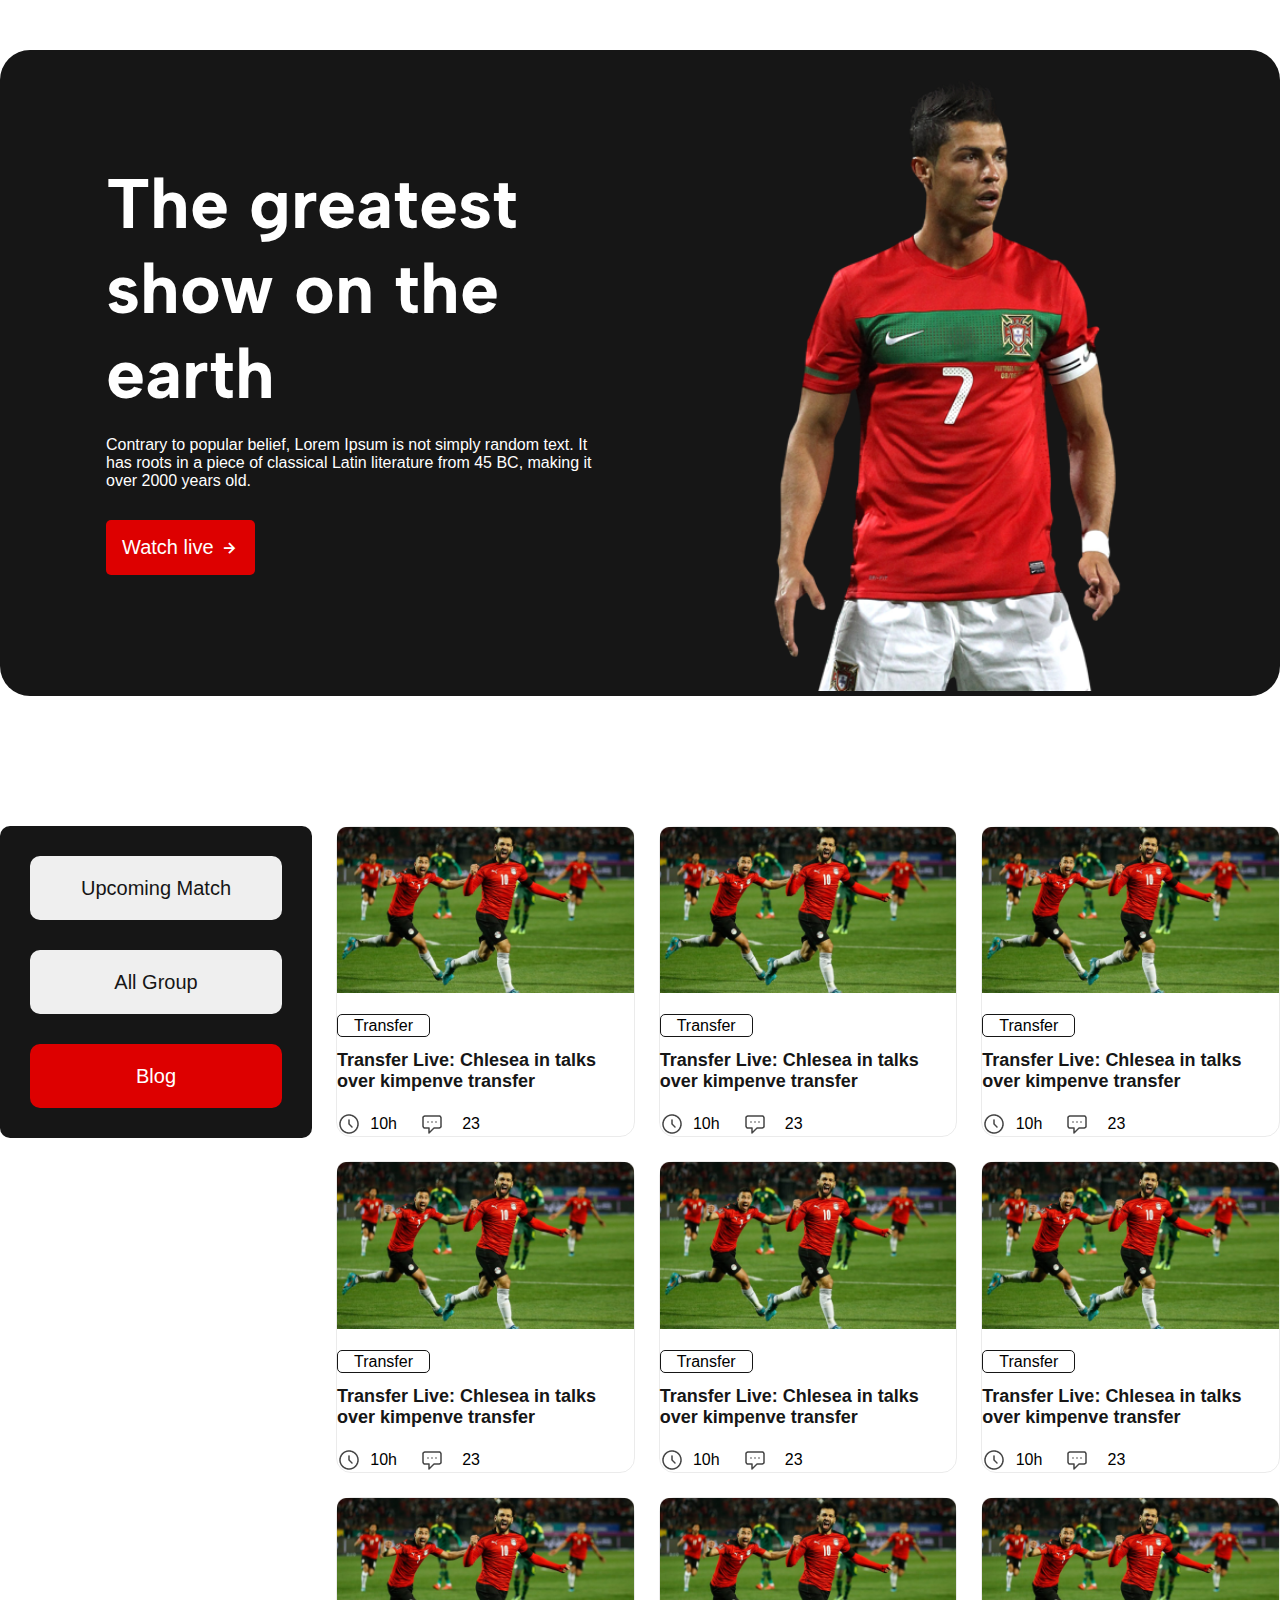
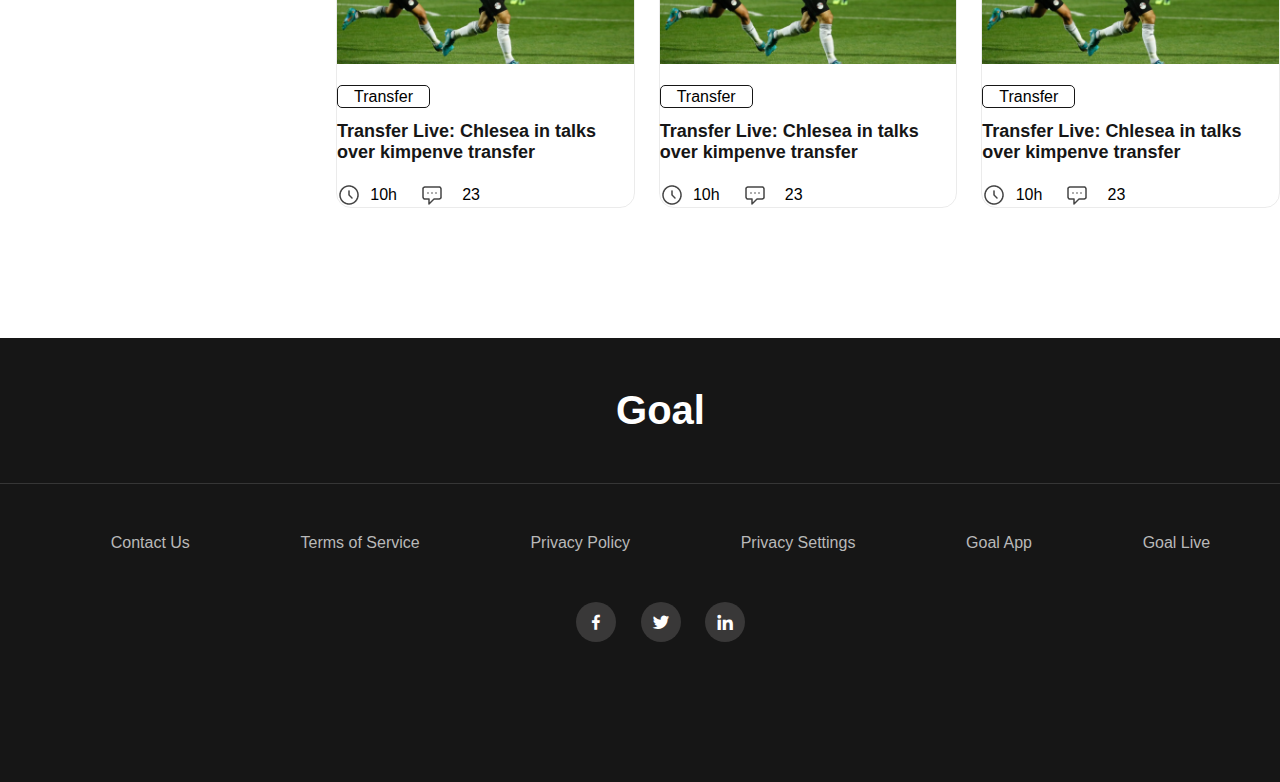
<file: index.html>
<!DOCTYPE html>
<html lang="en">

<head>
    <meta charset="UTF-8">
    <meta http-equiv="X-UA-Compatible" content="IE=edge">
    <meta name="viewport" content="width=device-width, initial-scale=1.0">
    <title>Watch world cup match</title>
    <!-- icon sheet -->
    <link href='https://unpkg.com/boxicons@2.1.2/css/boxicons.min.css' rel='stylesheet'>
    <!-- stylesheet -->
    <link rel="stylesheet" href="styles/style.css">
    <!-- Tablets responsive link -->
    <link rel="stylesheet" href="styles/tab-responsive.css">
    <!-- Mobile responsive link -->
    <link rel="stylesheet" href="styles/mobile-responsive.css">
    <!-- google font link -->
    <link rel="preconnect" href="https://fonts.googleapis.com">
    <link rel="preconnect" href="https://fonts.gstatic.com" crossorigin>
    <link href="https://fonts.googleapis.com/css2?family=Albert+Sans:wght@700&display=swap" rel="stylesheet">
</head>

<body>
    <!-- header section start -->
    <header class="head">
        <div class="inner-head">
            <div class="h head-text">
                <h1>The greatest show on the earth</h1>
                <p>Contrary to popular belief, Lorem Ipsum is not simply random text.<span class="none"> It has roots in
                        a piece of classical Latin literature from 45 BC, making it over 2000 years old.</span></p>
                <button class="btn livebtn">Watch live <i class='bx bx-right-arrow-alt bx-flashing' ></i></button>
                <!-- আমি Fontawesome এর বদলে Boxicons ব্যবহার করতে বেশি কমফোর্ট ফিল করি যদি এটা ব্যবহার করার জন্য না বলা হয় তাহলে আমি আর এটা ব্যবহার করবো না | ফিডব্যাক এ জানিয়ে দিলে একটু ভালো হতো এটা ব্যবহার করা যাবে নাকি যাবে না -->
            </div>
            <div class="h head-image">
                <img src="images/ronaldo.png">
            </div>
        </div>
    </header>
    <!-- header section end -->
    <!-- main article start -->
    <article>
        <div class="main-article">
            <div class="article-section">
                <div class="blog">
                    <a href="index-n.html"><button>Upcoming Match</button></a>
                    <a href="#"><button id="middle">All Group</button></a>
                    <a href="index.html"><button id="select">Blog</button></a>
                </div>
                <div class="live">
                    <div class="live-video">
                        <div class="live-image">
                            <img src="images/Blog Image.png">
                        </div>
                        <div class="live-text">
                            <p>Transfer</p>
                            <h3>Transfer Live: Chlesea in talks over kimpenve transfer</h3>
                            <div class="live-text-img">
                                <div><img src="images/Time Icon.png"><span class="hour">10h</span></div>
                                <div><img src="images/Chat Icon.png"><span class="comment">23</span></div>
                            </div>
                        </div>
                    </div>
                    <div class="live-video">
                        <div class="live-image">
                            <img src="images/Blog Image.png">
                        </div>
                        <div class="live-text">
                            <p>Transfer</p>
                            <h3>Transfer Live: Chlesea in talks over kimpenve transfer</h3>
                            <div class="live-text-img">
                                <div><img src="images/Time Icon.png"><span class="hour">10h</span></div>
                                <div><img src="images/Chat Icon.png"><span class="comment">23</span></div>
                            </div>
                        </div>
                    </div>
                    <div class="live-video">
                        <div class="live-image">
                            <img src="images/Blog Image.png">
                        </div>
                        <div class="live-text">
                            <p>Transfer</p>
                            <h3>Transfer Live: Chlesea in talks over kimpenve transfer</h3>
                            <div class="live-text-img">
                                <div><img src="images/Time Icon.png"><span class="hour">10h</span></div>
                                <div><img src="images/Chat Icon.png"><span class="comment">23</span></div>
                            </div>
                        </div>
                    </div>
                    <div class="live-video">
                        <div class="live-image">
                            <img src="images/Blog Image.png">
                        </div>
                        <div class="live-text">
                            <p>Transfer</p>
                            <h3>Transfer Live: Chlesea in talks over kimpenve transfer</h3>
                            <div class="live-text-img">
                                <div><img src="images/Time Icon.png"><span class="hour">10h</span></div>
                                <div><img src="images/Chat Icon.png"><span class="comment">23</span></div>
                            </div>
                        </div>
                    </div>
                    <div class="live-video">
                        <div class="live-image">
                            <img src="images/Blog Image.png">
                        </div>
                        <div class="live-text">
                            <p>Transfer</p>
                            <h3>Transfer Live: Chlesea in talks over kimpenve transfer</h3>
                            <div class="live-text-img">
                                <div><img src="images/Time Icon.png"><span class="hour">10h</span></div>
                                <div><img src="images/Chat Icon.png"><span class="comment">23</span></div>
                            </div>
                        </div>
                    </div>
                    <div class="live-video">
                        <div class="live-image">
                            <img src="images/Blog Image.png">
                        </div>
                        <div class="live-text">
                            <p>Transfer</p>
                            <h3>Transfer Live: Chlesea in talks over kimpenve transfer</h3>
                            <div class="live-text-img">
                                <div><img src="images/Time Icon.png"><span class="hour">10h</span></div>
                                <div><img src="images/Chat Icon.png"><span class="comment">23</span></div>
                            </div>
                        </div>
                    </div>
                    <div class="live-video lvc">
                        <div class="live-image">
                            <img src="images/Blog Image.png">
                        </div>
                        <div class="live-text">
                            <p>Transfer</p>
                            <h3>Transfer Live: Chlesea in talks over kimpenve transfer</h3>
                            <div class="live-text-img">
                                <div><img src="images/Time Icon.png"><span class="hour">10h</span></div>
                                <div><img src="images/Chat Icon.png"><span class="comment">23</span></div>
                            </div>
                        </div>
                    </div>
                    <div class="live-video lvc">
                        <div class="live-image">
                            <img src="images/Blog Image.png">
                        </div>
                        <div class="live-text">
                            <p>Transfer</p>
                            <h3>Transfer Live: Chlesea in talks over kimpenve transfer</h3>
                            <div class="live-text-img">
                                <div><img src="images/Time Icon.png"><span class="hour">10h</span></div>
                                <div><img src="images/Chat Icon.png"><span class="comment">23</span></div>
                            </div>
                        </div>
                    </div>
                    <div class="live-video lvc">
                        <div class="live-image">
                            <img src="images/Blog Image.png">
                        </div>
                        <div class="live-text">
                            <p>Transfer</p>
                            <h3>Transfer Live: Chlesea in talks over kimpenve transfer</h3>
                            <div class="live-text-img">
                                <div><img src="images/Time Icon.png"><span class="hour">10h</span></div>
                                <div><img src="images/Chat Icon.png"><span class="comment">23</span></div>
                            </div>
                        </div>
                    </div>
                </div>
                <button class="btn">View All</button>
            </div>
        </div>
    </article>
    <!-- main article end -->
    <!-- Footer section start -->
    <footer>
        <div class="footer-content">
            <h1>Goal</h1>
            <div class="footer-link">
                <a href="#">Contact Us</a>
                <a href="#">Terms of Service</a>
                <a href="#">Privacy Policy</a>
                <a href="#">Privacy Settings</a>
                <a href="#">Goal App</a>
                <a href="#"> Goal Live</a>
            </div>
            <div class="social">
                <a href="https://www.facebook.com/razibul.islam.1694059"><i class='bx bxl-facebook'></i></a>
                <a href="https://twitter.com/Razibul35001605"><i class='bx bxl-twitter' ></i></a>
                <a href="https://www.linkedin.com/in/razibul-islam-b0ba46225/"><i class='bx bxl-linkedin' ></i></a>
            </div>
        </div>
    </footer>
    <!-- Footer section end -->
</body>

</html>
</file>
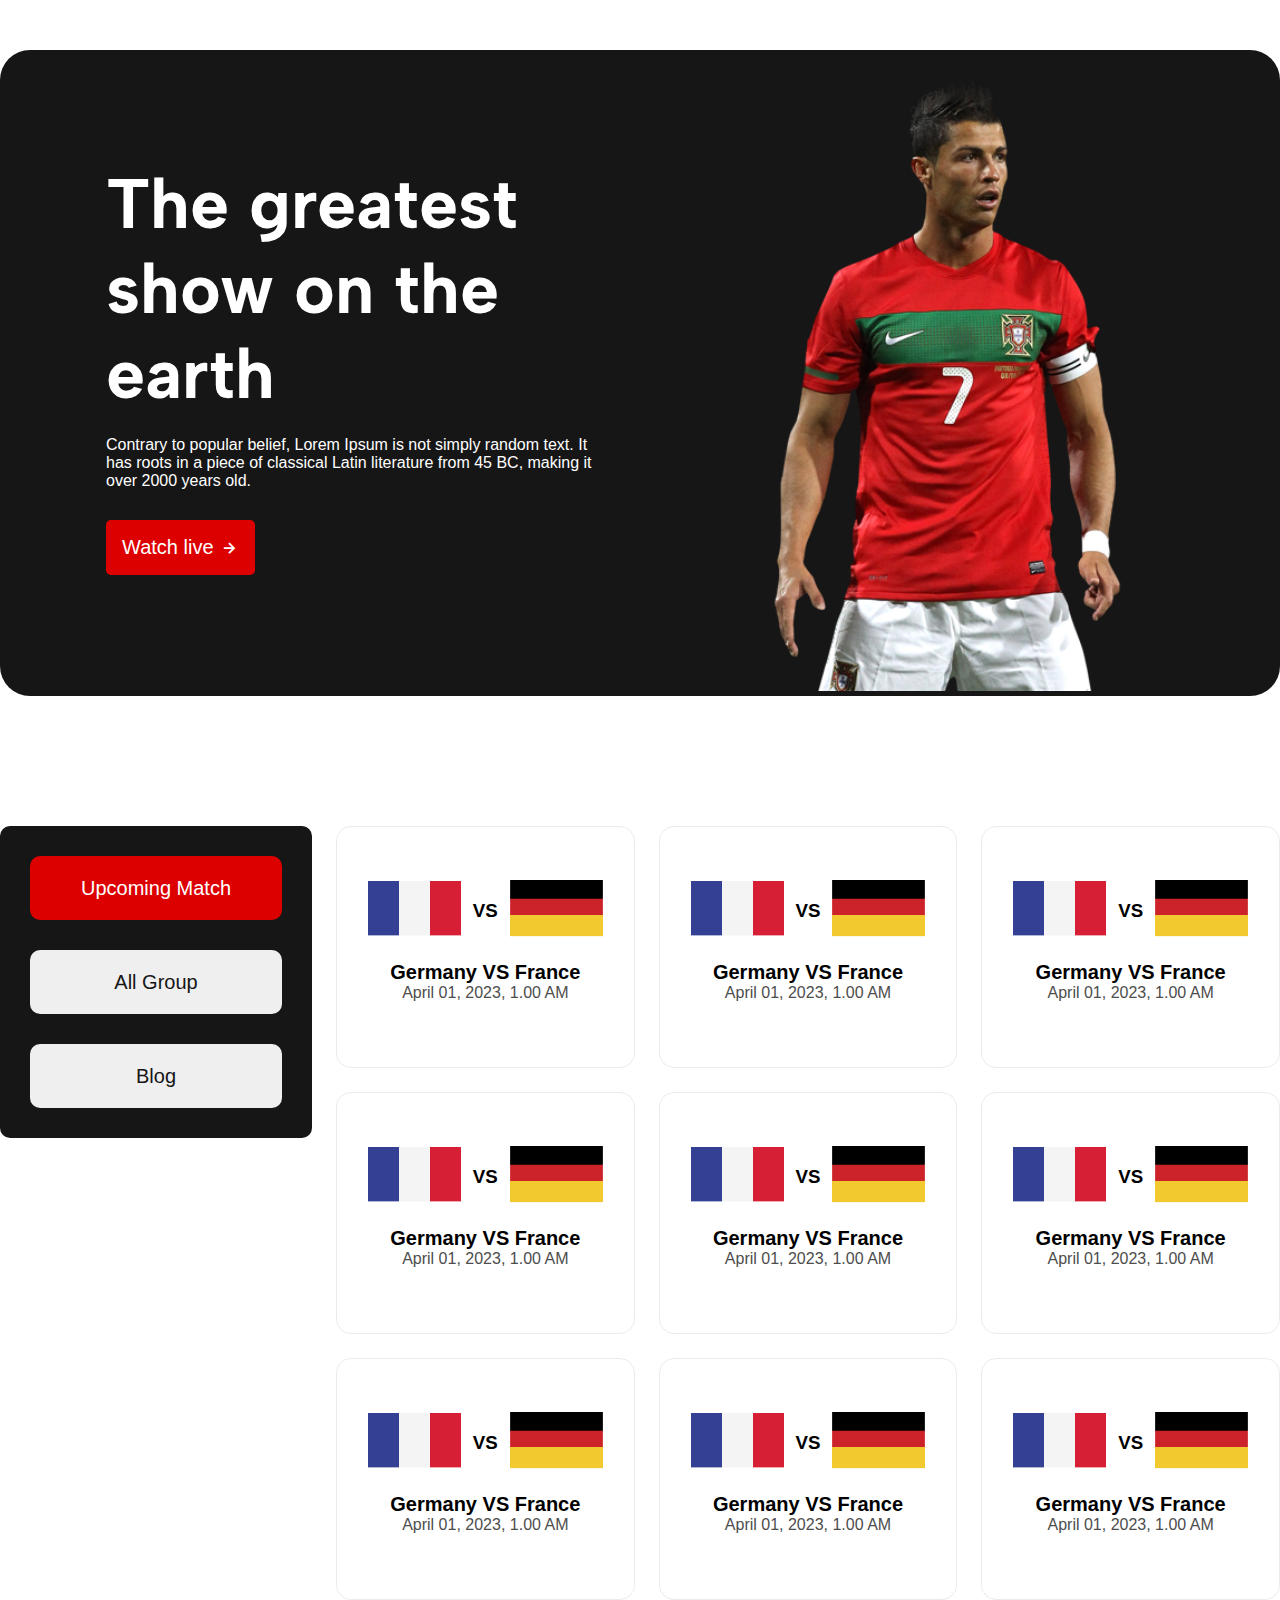
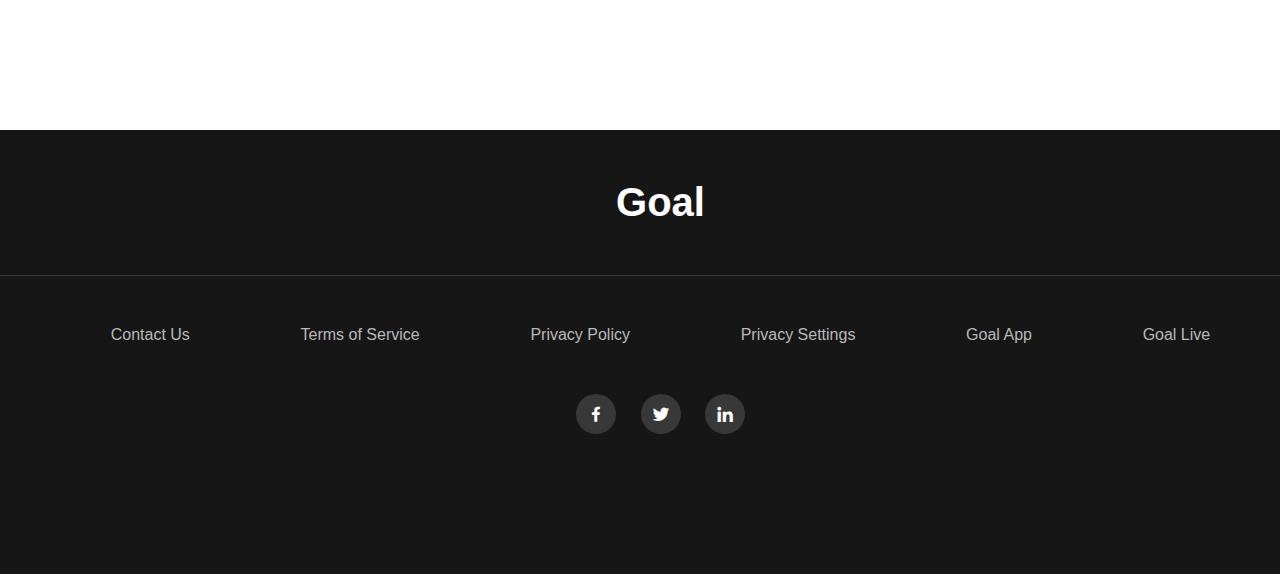
<file: index-n.html>
<!DOCTYPE html>
<html lang="en">

<head>
    <meta charset="UTF-8">
    <meta http-equiv="X-UA-Compatible" content="IE=edge">
    <meta name="viewport" content="width=device-width, initial-scale=1.0">
    <title>Watch world cup match</title>
    <!-- icon sheet -->
    <link href='https://unpkg.com/boxicons@2.1.2/css/boxicons.min.css' rel='stylesheet'>
    <!-- stylesheet -->
    <link rel="stylesheet" href="styles/nstyle.css">
    <!-- Tablets responsive link -->
    <link rel="stylesheet" href="styles/tab-responsive.css">
    <!-- Mobile responsive link -->
    <link rel="stylesheet" href="styles/mobile-responsive.css">
    <!-- google font link -->
    <link rel="preconnect" href="https://fonts.googleapis.com">
    <link rel="preconnect" href="https://fonts.gstatic.com" crossorigin>
    <link href="https://fonts.googleapis.com/css2?family=Albert+Sans:wght@700&display=swap" rel="stylesheet">
</head>

<body>
    <!-- header section start -->
    <header class="head">
        <div class="inner-head">
            <div class="h head-text">
                <h1>The greatest show on the earth</h1>
                <p>Contrary to popular belief, Lorem Ipsum is not simply random text.<span class="none"> It has roots in
                        a piece of classical Latin literature from 45 BC, making it over 2000 years old.</span></p>
                <button class="btn livebtn">Watch live <i class='bx bx-right-arrow-alt bx-flashing'></i></button>
                <!-- আমি Fontawesome এর বদলে Boxicons ব্যবহার করতে বেশি কমফোর্ট ফিল করি যদি এটা ব্যবহার করার জন্য না বলা হয় তাহলে আমি আর এটা ব্যবহার করবো না | ফিডব্যাক এ জানিয়ে দিলে একটু ভালো হতো এটা ব্যবহার করা যাবে নাকি যাবে না -->
            </div>
            <div class="h head-image">
                <img src="images/ronaldo.png">
            </div>
        </div>
    </header>
    <!-- header section end -->
    <!-- main article start -->
    <article>
        <div class="main-article">
            <div class="article-section">
                <div class="blog">
                    <a href="index-n.html"><button class="top">Upcoming Match</button></a>
                    <a href="#"><button id="middle">All Group</button></a>
                    <a href="index.html"><button id="select">Blog</button></a>
                </div>
                <div class="live">
                    <div class="live-video">
                        <div class="CvsC">
                            <div class="flag">
                                <span><img src="images/Flag.png"></span> <h3>VS</h3> <span><img src="images/germany Flag.png"></span>
                            </div>
                            <div class="flag-text">
                                <h1>Germany VS France</h1>
                                <p>April 01, 2023, 1.00 AM</p>
                            </div>
                        </div>
                    </div>
                    <div class="live-video">
                        <div class="CvsC">
                            <div class="flag">
                                <span><img src="images/Flag.png"></span> <h3>VS</h3> <span><img src="images/germany Flag.png"></span>
                            </div>
                            <div class="flag-text">
                                <h1>Germany VS France</h1>
                                <p>April 01, 2023, 1.00 AM</p>
                            </div>
                        </div>
                    </div>
                    <div class="live-video">
                        <div class="CvsC">
                            <div class="flag">
                                <span><img src="images/Flag.png"></span> <h3>VS</h3> <span><img src="images/germany Flag.png"></span>
                            </div>
                            <div class="flag-text">
                                <h1>Germany VS France</h1>
                                <p>April 01, 2023, 1.00 AM</p>
                            </div>
                        </div>
                    </div>
                    <div class="live-video">
                        <div class="CvsC">
                            <div class="flag">
                                <span><img src="images/Flag.png"></span> <h3>VS</h3> <span><img src="images/germany Flag.png"></span>
                            </div>
                            <div class="flag-text">
                                <h1>Germany VS France</h1>
                                <p>April 01, 2023, 1.00 AM</p>
                            </div>
                        </div>
                    </div>
                    <div class="live-video">
                        <div class="CvsC">
                            <div class="flag">
                                <span><img src="images/Flag.png"></span> <h3>VS</h3> <span><img src="images/germany Flag.png"></span>
                            </div>
                            <div class="flag-text">
                                <h1>Germany VS France</h1>
                                <p>April 01, 2023, 1.00 AM</p>
                            </div>
                        </div>
                    </div>
                    <div class="live-video">
                        <div class="CvsC">
                            <div class="flag">
                                <span><img src="images/Flag.png"></span> <h3>VS</h3> <span><img src="images/germany Flag.png"></span>
                            </div>
                            <div class="flag-text">
                                <h1>Germany VS France</h1>
                                <p>April 01, 2023, 1.00 AM</p>
                            </div>
                        </div>
                    </div>
                    <div class="live-video">
                        <div class="CvsC">
                            <div class="flag">
                                <span><img src="images/Flag.png"></span> <h3>VS</h3> <span><img src="images/germany Flag.png"></span>
                            </div>
                            <div class="flag-text">
                                <h1>Germany VS France</h1>
                                <p>April 01, 2023, 1.00 AM</p>
                            </div>
                        </div>
                    </div>
                    <div class="live-video">
                        <div class="CvsC">
                            <div class="flag">
                                <span><img src="images/Flag.png"></span> <h3>VS</h3> <span><img src="images/germany Flag.png"></span>
                            </div>
                            <div class="flag-text">
                                <h1>Germany VS France</h1>
                                <p>April 01, 2023, 1.00 AM</p>
                            </div>
                        </div>
                    </div>
                    <div class="live-video">
                        <div class="CvsC">
                            <div class="flag">
                                <span><img src="images/Flag.png"></span> <h3>VS</h3> <span><img src="images/germany Flag.png"></span>
                            </div>
                            <div class="flag-text">
                                <h1>Germany VS France</h1>
                                <p>April 01, 2023, 1.00 AM</p>
                            </div>
                        </div>
                    </div>
                </div>
                <button class="btn">View All</button>
            </div>
        </div>
    </article>
    <!-- main article end -->
    <!-- Footer section start -->
    <footer>
        <div class="footer-content">
            <h1>Goal</h1>
            <div class="footer-link">
                <a href="#">Contact Us</a>
                <a href="#">Terms of Service</a>
                <a href="#">Privacy Policy</a>
                <a href="#">Privacy Settings</a>
                <a href="#">Goal App</a>
                <a href="#"> Goal Live</a>
            </div>
            <div class="social">
                <a href="https://www.facebook.com/razibul.islam.1694059"><i class='bx bxl-facebook'></i></a>
                <a href="https://twitter.com/Razibul35001605"><i class='bx bxl-twitter'></i></a>
                <a href="https://www.linkedin.com/in/razibul-islam-b0ba46225/"><i class='bx bxl-linkedin'></i></a>
            </div>
        </div>
    </footer>
    <!-- Footer section end -->
</body>

</html>
</file>
<file: styles/style.css>
* {
    margin: 0;
    padding: 0;
    box-sizing: border-box;
    font-family: 'Poppins', sans-serif;
}

.head {
    width: 100%;
    display: flex;
    justify-content: center;
}

.inner-head {
    margin-top: 50px;
    width: 1321px;
    height: 646px;
    background: #161616;
    border-radius: 30px;
    display: flex;
    color: #fff;
    overflow: hidden;
}

.inner-head>.h {
    width: 50%;
}

.inner-head .head-text {
    margin: 111px 106px;
    padding-right: 50px;
}

.inner-head .head-text h1 {
    font-size: 70px;
    font-family: 'Albert Sans', sans-serif;
}

.inner-head .head-text p {
    font-size: 16px;
    font-weight: 400;
    margin-top: 20px;
}

.btn {
    margin-top: 30px;
    background: #DD0000;
    border-radius: 5px;
    border: none;
    outline: none;
    padding: 16px;
    color: #fff;
    font-size: 20px;
    font-weight: 400;
    display: flex;
    align-items: center;
    cursor: pointer;
    transition: 0.5s;
}
.btn:hover{
    transform: scale(1.1);
}
.inner-head .head-text .livebtn>i {
    font-size: 20px;
    padding-left: 5px;
}

.inner-head .head-image img {
    width: 75%;
    transition: 0.3s;
}

.inner-head .head-image img:hover {
    transform: scale(1.1);
}

/* Main article */
article {
    margin-top: 130px;
}

.main-article {
    width: 100%;
    display: flex;
    justify-content: center;
}

.main-article .article-section {
    width: 1321px;
    display: flex;
    justify-content: space-between;
}

.main-article .article-section .btn {
    display: none;
}

.main-article .article-section .blog {
    width: 312px;
    height: 312px;
    background: #161616;
    border-radius: 10px;
    padding: 30px;
}

.main-article .article-section .blog>a {
    text-decoration: none;
}

.main-article .article-section .blog>a>button {
    cursor: pointer;
    font-size: 20px;
    font-weight: 500;
    display: block;
    width: 252px;
    height: 64px;
    color: #161616;
    border-radius: 10px;
    border: none;
    outline: none;
}

.main-article .article-section .blog #middle {
    margin: 30px 0;
}

.main-article .article-section .blog #select {
    background: #DD0000;
    color: #fff;
}

.main-article .article-section .live {
    width: calc(100% - 336px);
    display: grid;
    grid-template-columns: repeat(3, 1fr);
    grid-gap: 24px;

}

.main-article .article-section .live-video {
    border: 1px solid #16161616;
    border-radius: 15px;
}

.main-article .article-section .live-video .live-image img {
    width: 100%;
}

.live-video .live-text {
    margin-top: 20px;
}

.live-video .live-text p {
    border: 1px solid #161616;
    display: inline;
    padding: 2px 16px;
    border-radius: 5px;
    margin-top: 20px;
}

.live-video .live-text>h3 {
    font-weight: 600;
    font-size: 18px;
    color: #161616;
    margin-top: 15px;
}

.live-video .live-text .live-text-img {
    margin-top: 20px;
    display: flex;
    width: 143px;
    justify-content: space-between;
}

.live-video .live-text .live-text-img>div {
    display: flex;
    align-items: center;
    width: 60px;
    justify-content: space-between;
}

/* Foooter start */
footer {
    margin-top: 130px;
    width: 100%;
    background: #161616;
    height: 444px;

}

footer .footer-content {
    width: 1321px;
    margin: 0 auto;
    text-align: center;
    color: #fff;
}

footer .footer-content h1 {
    padding: 50px 0 50px;
    font-size: 40px;
    border-bottom: 1px solid rgba(128, 128, 128, 0.3);
}

footer .footer-content .footer-link {
    margin-top: 50px;
    display: flex;
    justify-content: space-evenly;
}

footer .footer-content .footer-link a {
    text-decoration: none;
    color: #B9B9B9;
}

footer .footer-content .social {
    margin-top: 50px;
}

footer .footer-content .social>a {
    color: #fff;
    font-size: 20px;
    margin: 0 10px;
}

footer .footer-content .social>a>i {
    padding: 10px;
    border-radius: 50%;
    background-color: rgba(91, 90, 90, 0.5);
}
</file>
<file: styles/tab-responsive.css>
@media screen and (min-width: 689px) and (max-width: 992px) {
    /* Header section */
    .inner-head {
        width: 734px;
        height: 398px;
    }

    .inner-head .head-text {
        margin: 61px 76px;
        padding-right: 50px;
    }

    .inner-head .head-text h1 {
        font-size: 40px;
    }

    .inner-head .head-text p {
        font-size: 14px;
        margin-top: 10px;
        height: 48px;
    }
    .inner-head .head-text p .none{
        display: none;
    }
    .inner-head .head-text .btn {
        margin-top: 20px;
    }
    .inner-head .head-image img{
        width: 90%;
    }
    /* Main article */
    article {
        margin-top: 70px;
    }
    .main-article .article-section {
        width: 734px;
        display: block;
    }
    .main-article .article-section .btn{
        display: block;
        margin: 50px auto 0;
    }
    .main-article .article-section .blog {
        width: 100%;
        height: auto;
        background-color: transparent;
        padding: 0;
        display: flex;
        justify-content: space-between;
    }
    .main-article .article-section .blog>button {
        display: inline;
        width: 200px;
        height: 64px;
    }
    .main-article .article-section .blog #middle {
        margin: 0 22px;
    }
    .main-article .article-section .live {
        margin-top: 30px;
        width: 100%;
        grid-template-columns: repeat(2, 1fr);
        grid-gap: 24px;
    
    }
    .main-article .article-section .live .lvc{
        display: none;
    }

    /* Foooter start */

    footer .footer-content{
        width: 734px;
    }
}
</file>
<file: styles/mobile-responsive.css>
@media screen and (max-width: 688px) {

    /* Header section */
    .head {
        width: 100%;
        display: block;
    }

    .inner-head {
        width: 90%;
        background: #161616;
        margin: 10px auto 0;
        color: #fff;
        border-radius: 30px;
        display: block;

    }

    .inner-head>.h {
        width: 100%;
    }

    .inner-head .head-text {
        margin: 28px 38px;
    }

    .inner-head .head-text h1 {
        font-size: 22px;
        text-align: center;
    }

    .inner-head .head-text p {
        color: rgba(255, 255, 255, 0.8);
        white-space: nowrap;
        overflow: hidden;
        text-overflow: ellipsis;
    }

    .inner-head .head-text .btn {
        margin: 16px auto 0;
    }

    .inner-head .head-image {
        display: flex;
        justify-content: center
    }

    .inner-head .head-image img {
        width: none;

    }
    /* Main article */
    article {
        margin-top: 24px;
    }
    .main-article .article-section {
        width: 100%;
        display: flex;
        flex-direction: column;
        align-items: center;
    }
    .main-article .article-section .blog {
        width: 90%;
        height: 312px;
        background: transparent;
        display: flex;
        flex-direction: column;
        align-items: center;
    }
    .main-article .article-section .live {
        margin-top: 30px;
        width: 90%;
        grid-template-columns: repeat(1, 1fr);
        grid-gap: 24px;
    }
    .main-article .article-section .live .lvc{
        display: none;
    }

    /* Foooter start */

    footer .footer-content{
        width: 100%;
    }
    footer .footer-content h1{
        padding: 20px 0 20px;
    }
    footer .footer-content .footer-link{
        display: block;
        margin-top: 10px;
    }
    footer .footer-content .footer-link a{
        display: block;
        text-align: center;
        padding: 9px 0;
    }
    footer .footer-content .social{
        margin-top: 15px;
    }

}
</file>
<file: styles/nstyle.css>
* {
    margin: 0;
    padding: 0;
    box-sizing: border-box;
    font-family: 'Poppins', sans-serif;
}

.head {
    width: 100%;
    display: flex;
    justify-content: center;
}

.inner-head {
    margin-top: 50px;
    width: 1321px;
    height: 646px;
    background: #161616;
    border-radius: 30px;
    display: flex;
    color: #fff;
    overflow: hidden;
}

.inner-head>.h {
    width: 50%;
}

.inner-head .head-text {
    margin: 111px 106px;
    padding-right: 50px;
}

.inner-head .head-text h1 {
    font-size: 70px;
    font-family: 'Albert Sans', sans-serif;
}

.inner-head .head-text p {
    font-size: 16px;
    font-weight: 400;
    margin-top: 20px;
}

.btn {
    margin-top: 30px;
    background: #DD0000;
    border-radius: 5px;
    border: none;
    outline: none;
    padding: 16px;
    color: #fff;
    font-size: 20px;
    font-weight: 400;
    display: flex;
    align-items: center;
    cursor: pointer;
    transition: 0.5s;
}
.btn:hover{
    transform: scale(1.1);
}

.inner-head .head-text .livebtn>i {
    font-size: 20px;
    padding-left: 5px;
}

.inner-head .head-image img {
    width: 75%;
    transition: 0.3s;
}

.inner-head .head-image img:hover {
    transform: scale(1.1);
}

/* Main article */
article {
    margin-top: 130px;
}

.main-article {
    width: 100%;
    display: flex;
    justify-content: center;
}

.main-article .article-section {
    width: 1321px;
    display: flex;
    justify-content: space-between;
}

.main-article .article-section .btn {
    display: none;
}

.main-article .article-section .blog {
    width: 312px;
    height: 312px;
    background: #161616;
    border-radius: 10px;
    padding: 30px;
}

.main-article .article-section .blog>a {
    text-decoration: none;
}

.main-article .article-section .blog>a>button {
    cursor: pointer;
    font-size: 20px;
    font-weight: 500;
    display: block;
    width: 252px;
    height: 64px;
    color: #161616;
    border-radius: 10px;
    border: none;
    outline: none;
}

.main-article .article-section .blog .top {
    background: #DD0000;
    color: #fff;
}

.main-article .article-section .blog #middle {
    margin: 30px 0;
}

.main-article .article-section .live {
    width: calc(100% - 336px);
    display: grid;
    grid-template-columns: repeat(3, 1fr);
    grid-gap: 24px;

}

.main-article .article-section .live-video {
    border: 1px solid #16161616;
    border-radius: 15px;
    height: 242px;
}

.main-article .article-section .live-video .CvsC {
    padding: 53px 30px;
}

.main-article .article-section .live-video .CvsC .flag {
    display: flex;
    justify-content: space-between;
    align-items: center;
    font-size: 16px;
    font-weight: 700;
}

.main-article .article-section .live-video .CvsC .flag-text {
    margin-top: 20px;
}

.main-article .article-section .live-video .CvsC .flag-text h1 {
    font-size: 20px;
    font-weight: 600;
    text-align: center;
}

.main-article .article-section .live-video .CvsC .flag-text p {
    color: #4D4D4D;
    font-size: 16px;
    font-weight: 400;
    text-align: center;
}

/* Foooter start */
footer {
    margin-top: 130px;
    width: 100%;
    background: #161616;
    height: 444px;

}

footer .footer-content {
    width: 1321px;
    margin: 0 auto;
    text-align: center;
    color: #fff;
}

footer .footer-content h1 {
    padding: 50px 0 50px;
    font-size: 40px;
    border-bottom: 1px solid rgba(128, 128, 128, 0.3);
}

footer .footer-content .footer-link {
    margin-top: 50px;
    display: flex;
    justify-content: space-evenly;
}

footer .footer-content .footer-link a {
    text-decoration: none;
    color: #B9B9B9;
}

footer .footer-content .social {
    margin-top: 50px;
}

footer .footer-content .social>a {
    color: #fff;
    font-size: 20px;
    margin: 0 10px;
}

footer .footer-content .social>a>i {
    padding: 10px;
    border-radius: 50%;
    background-color: rgba(91, 90, 90, 0.5);
}
</file>
